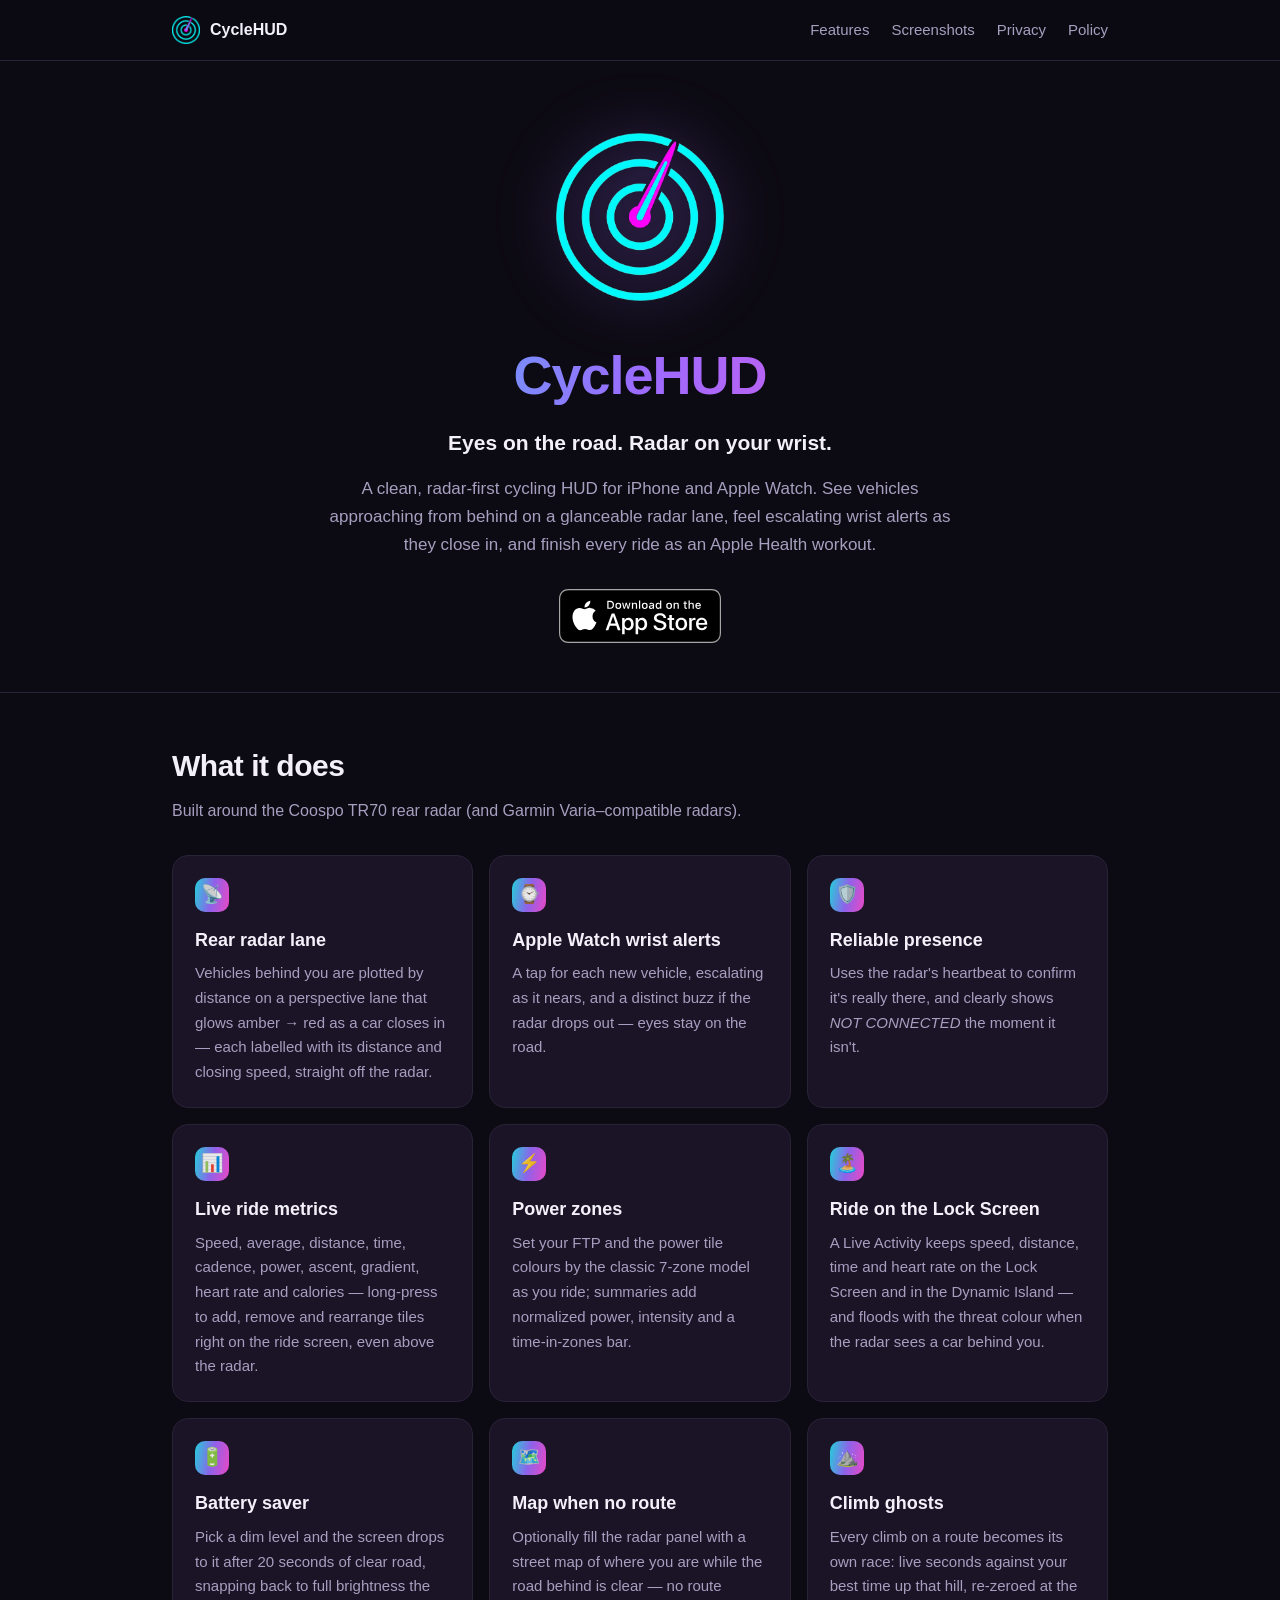
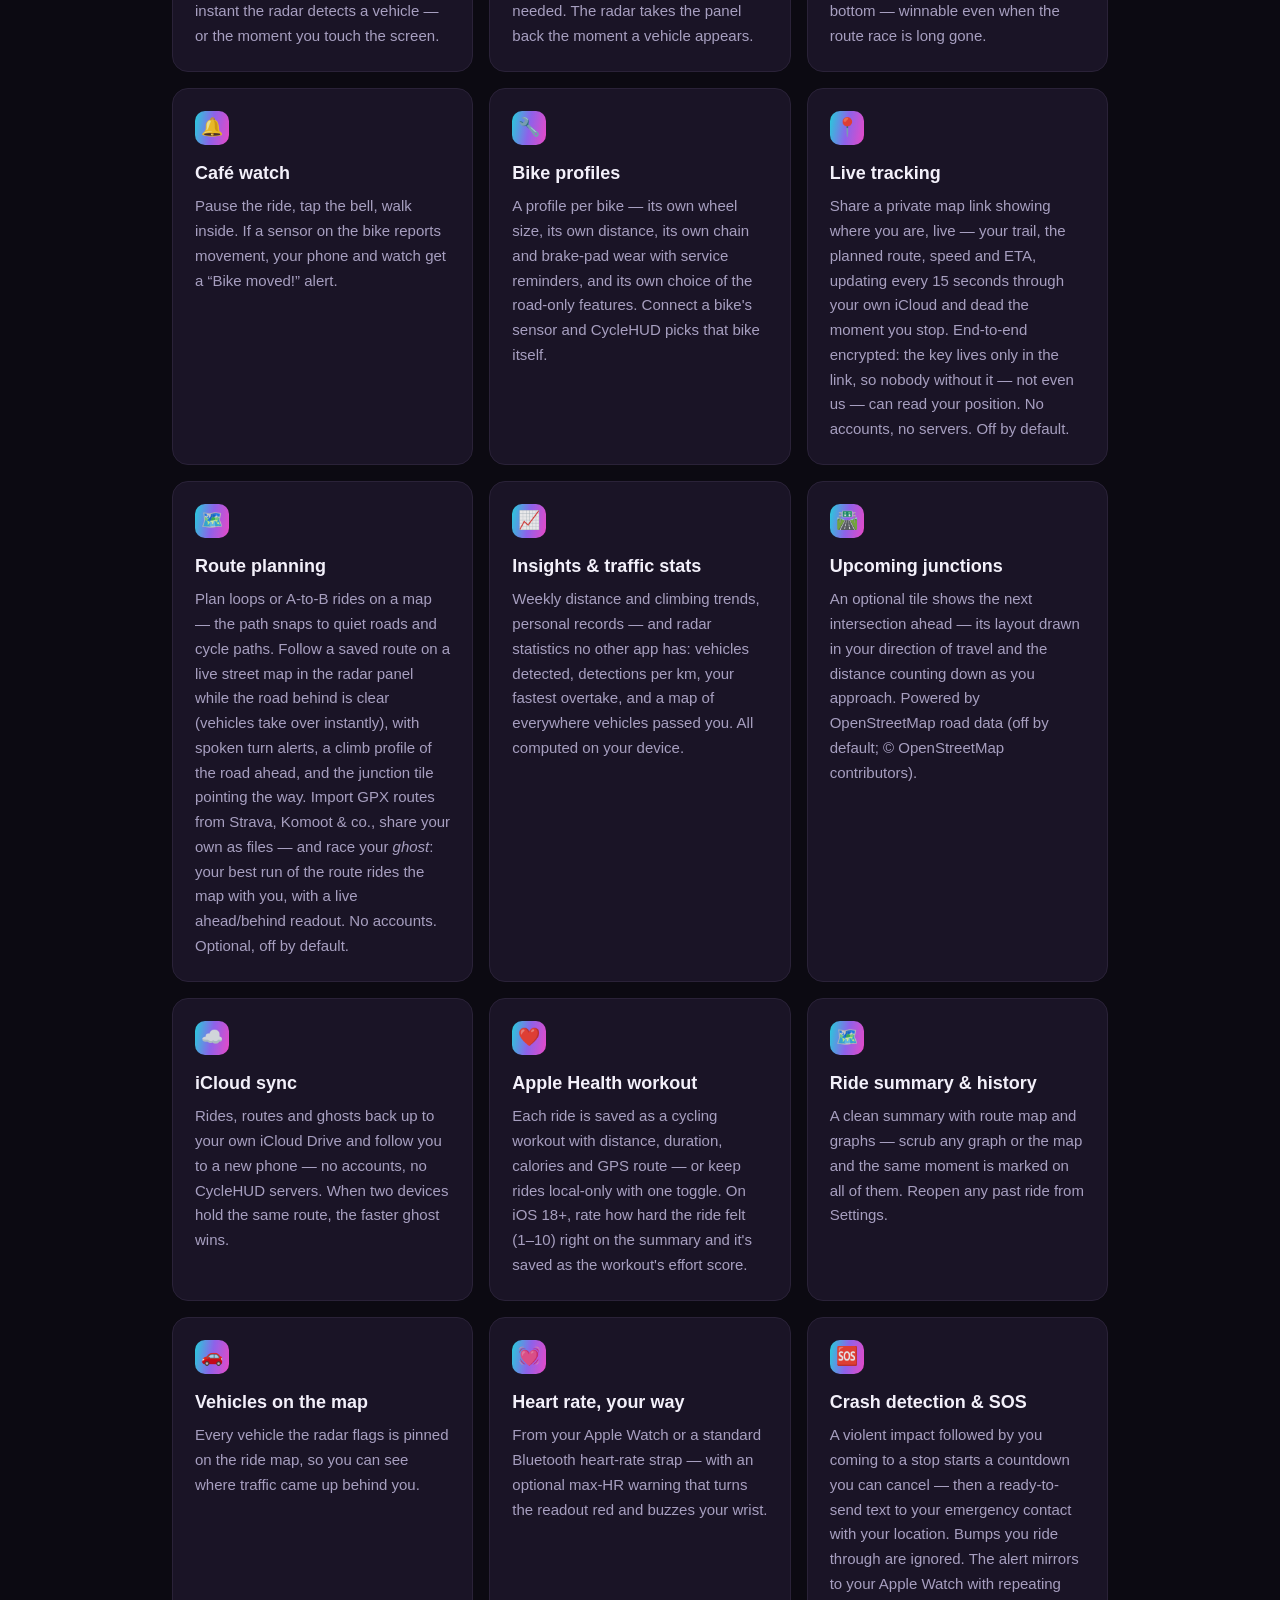
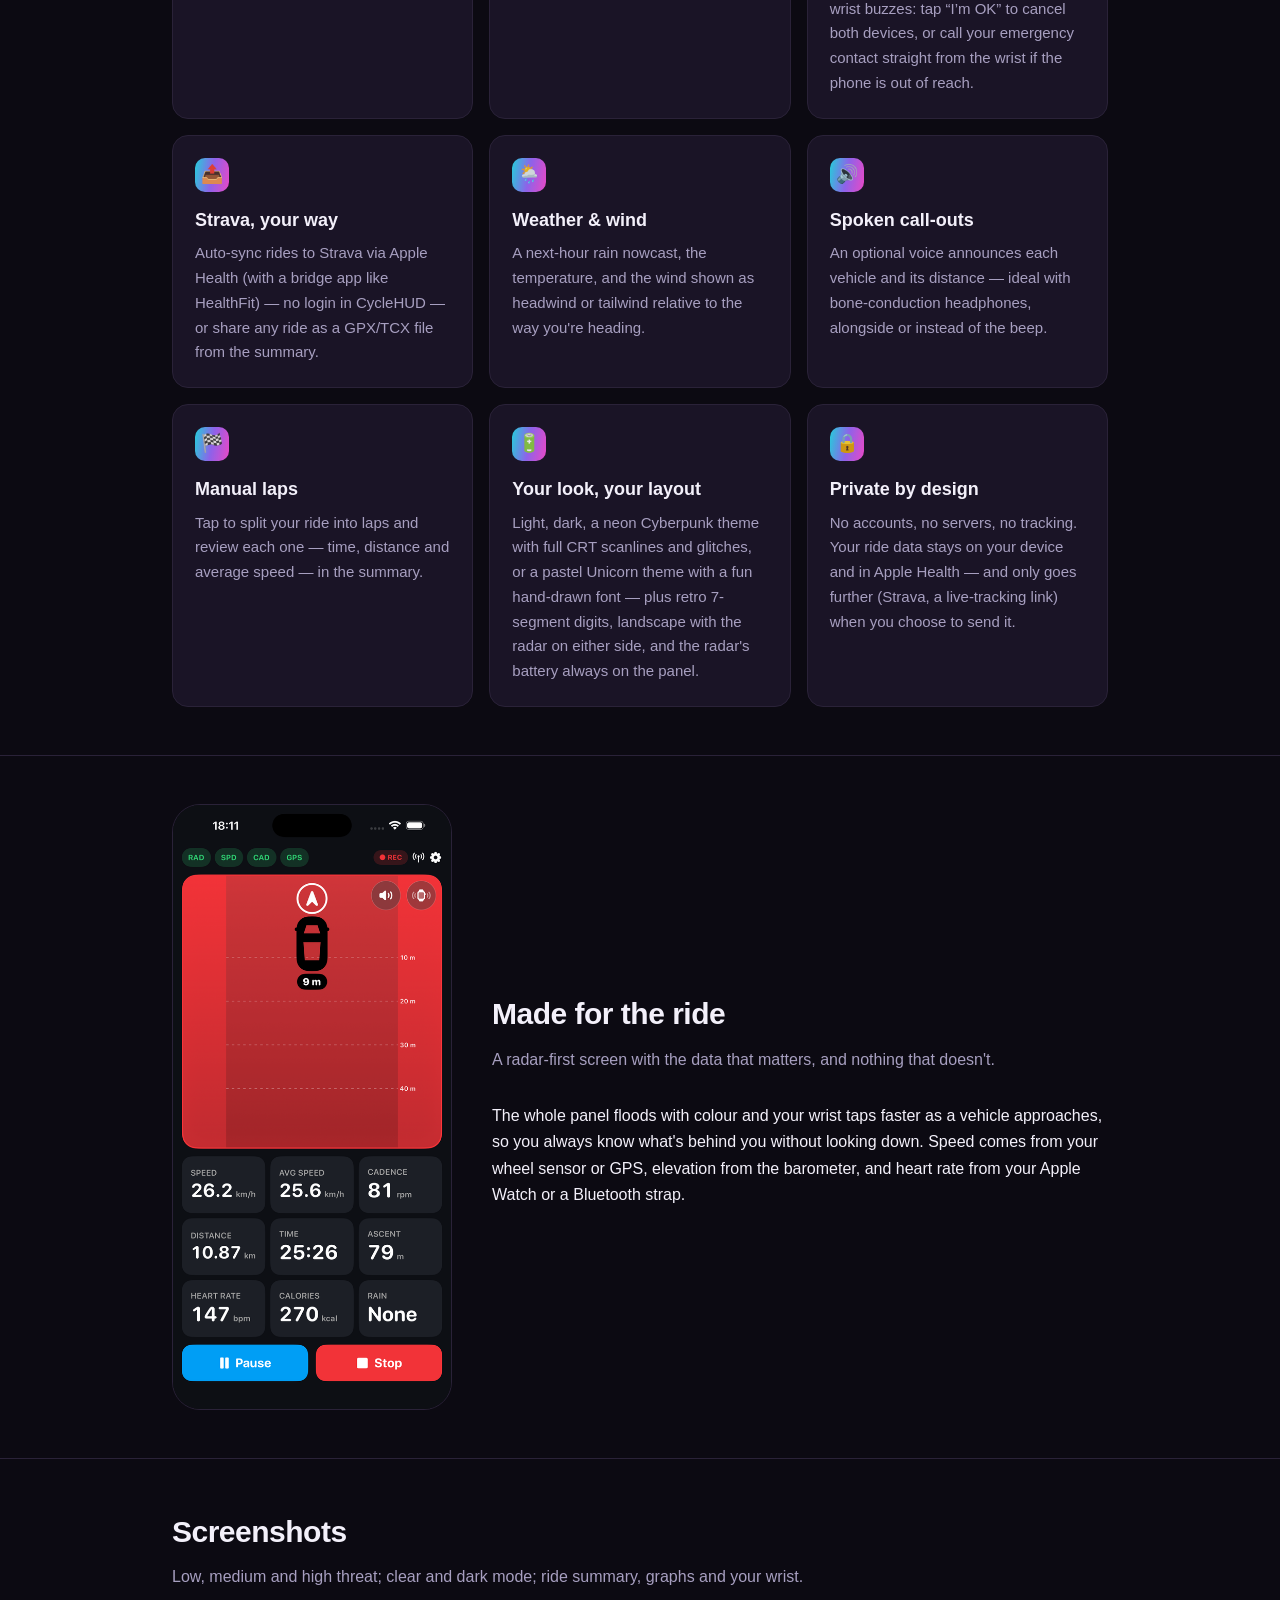
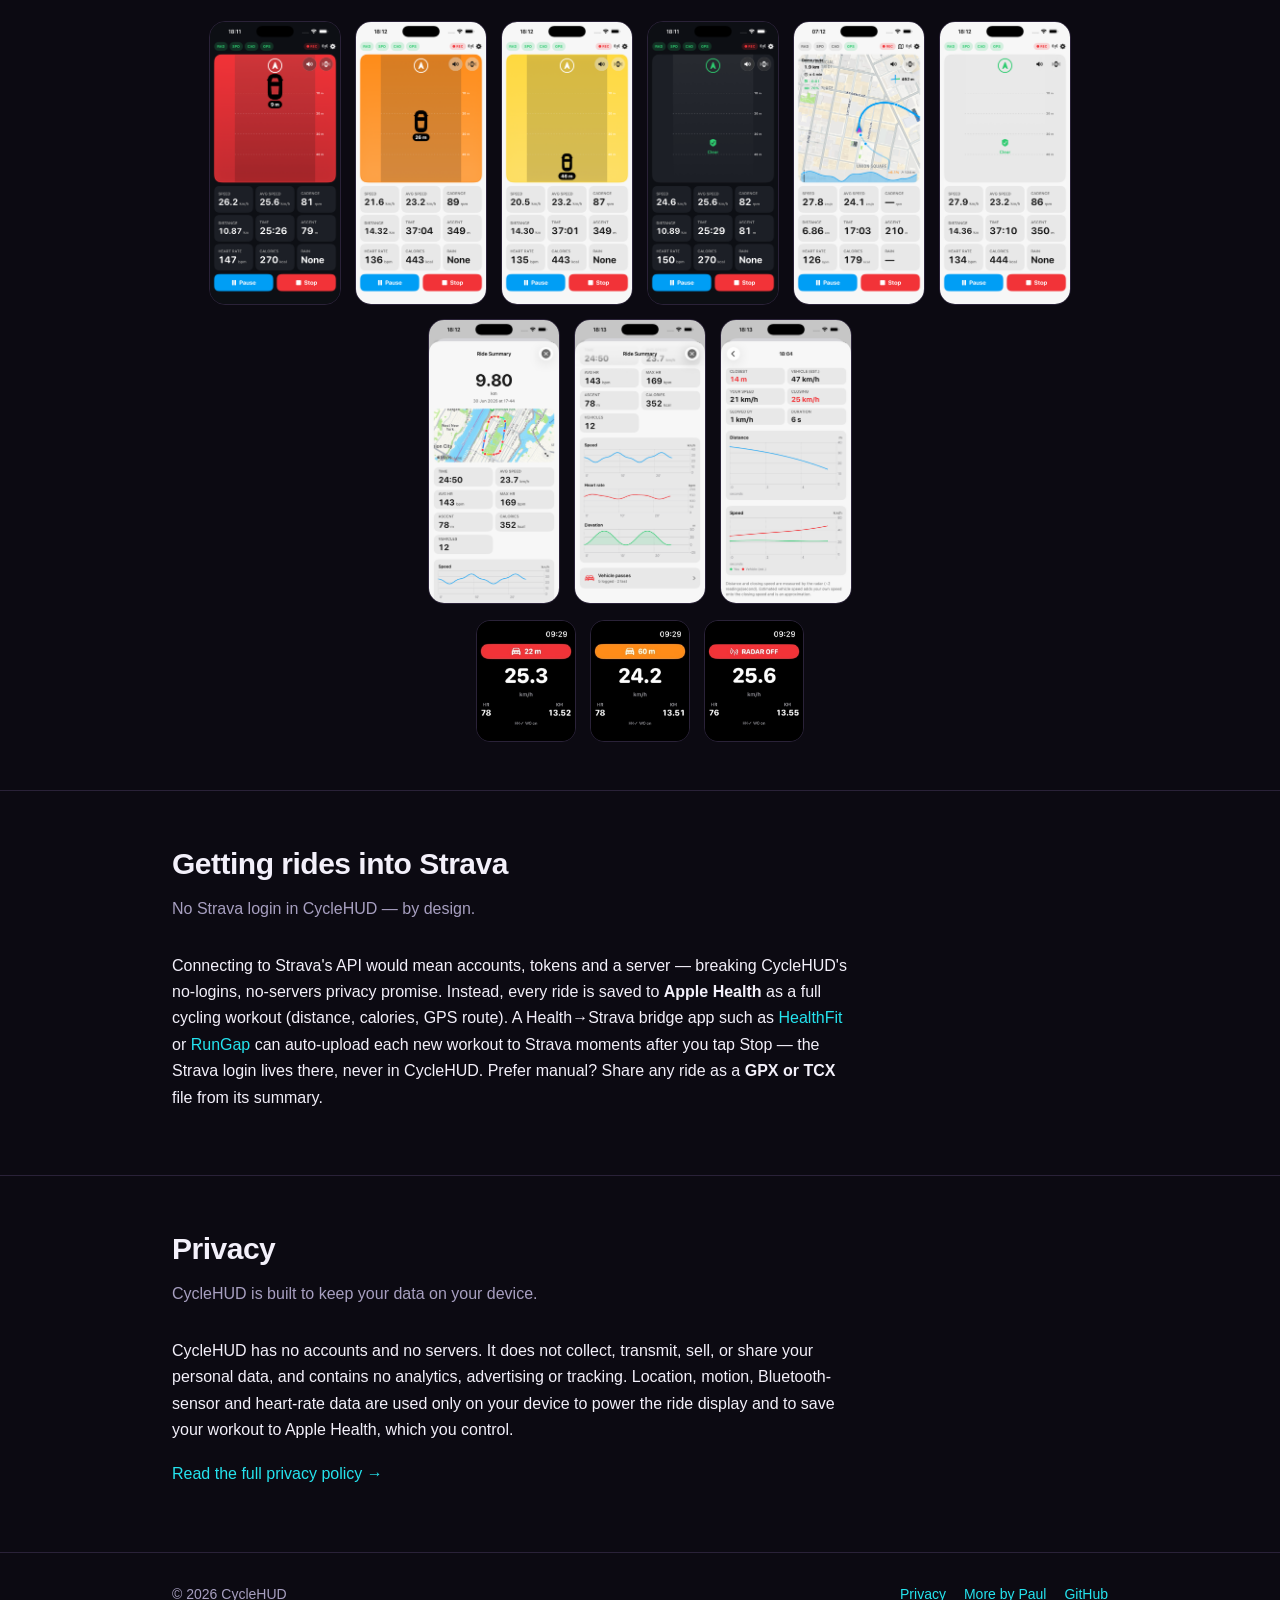
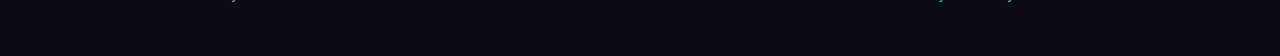
<file: docs/index.html>
<!DOCTYPE html>
<html lang="en">
<head>
  <meta charset="utf-8">
  <meta name="viewport" content="width=device-width, initial-scale=1">
  <title>CycleHUD — radar-first cycling HUD for iPhone &amp; Apple Watch</title>
  <meta name="description" content="CycleHUD is a clean, radar-first cycling HUD for iPhone and Apple Watch. See vehicles approaching from behind, feel wrist alerts, and save each ride to Apple Health.">
  <meta name="apple-itunes-app" content="app-id=6784582667">
  <link rel="icon" href="logo.png">
  <link rel="stylesheet" href="style.css">
  <meta property="og:title" content="CycleHUD">
  <meta property="og:description" content="A clean, radar-first cycling HUD for iPhone & Apple Watch.">
  <meta property="og:image" content="logo.png">
</head>
<body>
  <header class="nav">
    <div class="wrap">
      <span class="brand"><img src="logo.png" alt="CycleHUD logo"> CycleHUD</span>
      <nav>
        <a href="#features">Features</a>
        <a href="#screens">Screenshots</a>
        <a href="#privacy">Privacy</a>
        <a href="privacy.html">Policy</a>
      </nav>
    </div>
  </header>

  <main>
    <section class="hero" style="border-top:none">
      <div class="wrap">
        <img class="logo" src="logo.png" alt="CycleHUD radar logo">
        <h1>CycleHUD</h1>
        <p class="tag">Eyes on the road. Radar on your wrist.</p>
        <p class="lead">
          A clean, radar-first cycling HUD for iPhone and Apple Watch. See vehicles
          approaching from behind on a glanceable radar lane, feel escalating wrist
          alerts as they close in, and finish every ride as an Apple Health workout.
        </p>
        <!-- Country-free link (no /us/) so each visitor lands on their own
             storefront; itscg/itsct are Apple's badge-attribution tokens. -->
        <a class="appstore" href="https://apps.apple.com/app/cyclehud/id6784582667?itscg=30200&amp;itsct=apps_box_badge">
          <img src="appstore.svg" alt="Download on the App Store" height="54">
        </a>
      </div>
    </section>

    <section id="features">
      <div class="wrap">
        <h2>What it does</h2>
        <p class="sub">Built around the Coospo TR70 rear radar (and Garmin Varia–compatible radars).</p>
        <div class="grid">
          <div class="card">
            <div class="dot">📡</div>
            <h3>Rear radar lane</h3>
            <p>Vehicles behind you are plotted by distance on a perspective lane that glows amber → red as a car closes in — each labelled with its distance and closing speed, straight off the radar.</p>
          </div>
          <div class="card">
            <div class="dot">⌚️</div>
            <h3>Apple Watch wrist alerts</h3>
            <p>A tap for each new vehicle, escalating as it nears, and a distinct buzz if the radar drops out — eyes stay on the road.</p>
          </div>
          <div class="card">
            <div class="dot">🛡️</div>
            <h3>Reliable presence</h3>
            <p>Uses the radar's heartbeat to confirm it's really there, and clearly shows <em>NOT CONNECTED</em> the moment it isn't.</p>
          </div>
          <div class="card">
            <div class="dot">📊</div>
            <h3>Live ride metrics</h3>
            <p>Speed, average, distance, time, cadence, power, ascent, gradient, heart rate and calories — long-press to add, remove and rearrange tiles right on the ride screen, even above the radar.</p>
          </div>
          <div class="card">
            <div class="dot">⚡️</div>
            <h3>Power zones</h3>
            <p>Set your FTP and the power tile colours by the classic 7-zone model as you ride; summaries add normalized power, intensity and a time-in-zones bar.</p>
          </div>
          <div class="card">
            <div class="dot">🏝️</div>
            <h3>Ride on the Lock Screen</h3>
            <p>A Live Activity keeps speed, distance, time and heart rate on the Lock Screen and in the Dynamic Island — and floods with the threat colour when the radar sees a car behind you.</p>
          </div>
          <div class="card">
            <div class="dot">🔋</div>
            <h3>Battery saver</h3>
            <p>Pick a dim level and the screen drops to it after 20 seconds of clear road, snapping back to full brightness the instant the radar detects a vehicle — or the moment you touch the screen.</p>
          </div>
          <div class="card">
            <div class="dot">🗺️</div>
            <h3>Map when no route</h3>
            <p>Optionally fill the radar panel with a street map of where you are while the road behind is clear — no route needed. The radar takes the panel back the moment a vehicle appears.</p>
          </div>
          <div class="card">
            <div class="dot">⛰️</div>
            <h3>Climb ghosts</h3>
            <p>Every climb on a route becomes its own race: live seconds against your best time up that hill, re-zeroed at the bottom — winnable even when the route race is long gone.</p>
          </div>
          <div class="card">
            <div class="dot">🔔</div>
            <h3>Café watch</h3>
            <p>Pause the ride, tap the bell, walk inside. If a sensor on the bike reports movement, your phone and watch get a “Bike moved!” alert.</p>
          </div>
          <div class="card">
            <div class="dot">🔧</div>
            <h3>Bike profiles</h3>
            <p>A profile per bike — its own wheel size, its own distance, its own chain and brake-pad wear with service reminders, and its own choice of the road-only features. Connect a bike's sensor and CycleHUD picks that bike itself.</p>
          </div>
          <div class="card">
            <div class="dot">📍</div>
            <h3>Live tracking</h3>
            <p>Share a private map link showing where you are, live — your trail, the planned route, speed and ETA, updating every 15 seconds through your own iCloud and dead the moment you stop. End-to-end encrypted: the key lives only in the link, so nobody without it — not even us — can read your position. No accounts, no servers. Off by default.</p>
          </div>
          <div class="card">
            <div class="dot">🗺️</div>
            <h3>Route planning</h3>
            <p>Plan loops or A-to-B rides on a map — the path snaps to quiet roads and cycle paths. Follow a saved route on a live street map in the radar panel while the road behind is clear (vehicles take over instantly), with spoken turn alerts, a climb profile of the road ahead, and the junction tile pointing the way. Import GPX routes from Strava, Komoot &amp; co., share your own as files — and race your <em>ghost</em>: your best run of the route rides the map with you, with a live ahead/behind readout. No accounts. Optional, off by default.</p>
          </div>
          <div class="card">
            <div class="dot">📈</div>
            <h3>Insights &amp; traffic stats</h3>
            <p>Weekly distance and climbing trends, personal records — and radar statistics no other app has: vehicles detected, detections per km, your fastest overtake, and a map of everywhere vehicles passed you. All computed on your device.</p>
          </div>
          <div class="card">
            <div class="dot">🛣️</div>
            <h3>Upcoming junctions</h3>
            <p>An optional tile shows the next intersection ahead — its layout drawn in your direction of travel and the distance counting down as you approach. Powered by OpenStreetMap road data (off by default; © OpenStreetMap contributors).</p>
          </div>
          <div class="card">
            <div class="dot">☁️</div>
            <h3>iCloud sync</h3>
            <p>Rides, routes and ghosts back up to your own iCloud Drive and follow you to a new phone — no accounts, no CycleHUD servers. When two devices hold the same route, the faster ghost wins.</p>
          </div>
          <div class="card">
            <div class="dot">❤️</div>
            <h3>Apple Health workout</h3>
            <p>Each ride is saved as a cycling workout with distance, duration, calories and GPS route — or keep rides local-only with one toggle. On iOS 18+, rate how hard the ride felt (1–10) right on the summary and it's saved as the workout's effort score.</p>
          </div>
          <div class="card">
            <div class="dot">🗺️</div>
            <h3>Ride summary &amp; history</h3>
            <p>A clean summary with route map and graphs — scrub any graph or the map and the same moment is marked on all of them. Reopen any past ride from Settings.</p>
          </div>
          <div class="card">
            <div class="dot">🚗</div>
            <h3>Vehicles on the map</h3>
            <p>Every vehicle the radar flags is pinned on the ride map, so you can see where traffic came up behind you.</p>
          </div>
          <div class="card">
            <div class="dot">💓</div>
            <h3>Heart rate, your way</h3>
            <p>From your Apple Watch or a standard Bluetooth heart-rate strap — with an optional max-HR warning that turns the readout red and buzzes your wrist.</p>
          </div>
          <div class="card">
            <div class="dot">🆘</div>
            <h3>Crash detection &amp; SOS</h3>
            <p>A violent impact followed by you coming to a stop starts a countdown you can cancel — then a ready-to-send text to your emergency contact with your location. Bumps you ride through are ignored. The alert mirrors to your Apple Watch with repeating wrist buzzes: tap “I’m OK” to cancel both devices, or call your emergency contact straight from the wrist if the phone is out of reach.</p>
          </div>
          <div class="card">
            <div class="dot">📤</div>
            <h3>Strava, your way</h3>
            <p>Auto-sync rides to Strava via Apple Health (with a bridge app like HealthFit) — no login in CycleHUD — or share any ride as a GPX/TCX file from the summary.</p>
          </div>
          <div class="card">
            <div class="dot">🌦️</div>
            <h3>Weather &amp; wind</h3>
            <p>A next-hour rain nowcast, the temperature, and the wind shown as headwind or tailwind relative to the way you're heading.</p>
          </div>
          <div class="card">
            <div class="dot">🔊</div>
            <h3>Spoken call-outs</h3>
            <p>An optional voice announces each vehicle and its distance — ideal with bone-conduction headphones, alongside or instead of the beep.</p>
          </div>
          <div class="card">
            <div class="dot">🏁</div>
            <h3>Manual laps</h3>
            <p>Tap to split your ride into laps and review each one — time, distance and average speed — in the summary.</p>
          </div>
          <div class="card">
            <div class="dot">🔋</div>
            <h3>Your look, your layout</h3>
            <p>Light, dark, a neon Cyberpunk theme with full CRT scanlines and glitches, or a pastel Unicorn theme with a fun hand-drawn font — plus retro 7-segment digits, landscape with the radar on either side, and the radar's battery always on the panel.</p>
          </div>
          <div class="card">
            <div class="dot">🔒</div>
            <h3>Private by design</h3>
            <p>No accounts, no servers, no tracking. Your ride data stays on your device and in Apple Health — and only goes further (Strava, a live-tracking link) when you choose to send it.</p>
          </div>
        </div>
      </div>
    </section>

    <section>
      <div class="wrap showcase">
        <img src="shots/alert-red.png" alt="CycleHUD main riding screen with the radar panel flooded red as a vehicle closes in">
        <div class="copy">
          <h2>Made for the ride</h2>
          <p class="sub">A radar-first screen with the data that matters, and nothing that doesn't.</p>
          <p>The whole panel floods with colour and your wrist taps faster as a vehicle
            approaches, so you always know what's behind you without looking down.
            Speed comes from your wheel sensor or GPS, elevation from the barometer,
            and heart rate from your Apple Watch or a Bluetooth strap.</p>
        </div>
      </div>
    </section>

    <section id="screens">
      <div class="wrap">
        <h2>Screenshots</h2>
        <p class="sub">Low, medium and high threat; clear and dark mode; ride summary, graphs and your wrist.</p>
        <div class="shots">
          <img src="shots/alert-red.png" alt="Vehicle closing in — radar flooded red">
          <img src="shots/alert-orange.png" alt="Vehicle approaching — amber">
          <img src="shots/radar-far.png" alt="Vehicle detected far back">
          <img src="shots/clear.png" alt="Road clear">
          <img src="shots/route.png" alt="Following a route — live street map with the ghost rider, junction badge and climb profile">
          <img src="shots/dark.png" alt="Dark mode">
          <img src="shots/summary.png" alt="Ride summary with route map">
          <img src="shots/graphs.png" alt="Speed, heart-rate and elevation graphs">
          <img src="shots/pass.png" alt="Vehicle pass detail">
        </div>
        <div class="shots watch">
          <img src="shots/watch-car.png" alt="Apple Watch — vehicle behind">
          <img src="shots/watch-medium.png" alt="Apple Watch — vehicle approaching">
          <img src="shots/watch-radaroff.png" alt="Apple Watch — radar-off warning">
        </div>
      </div>
    </section>

    <section id="strava">
      <div class="wrap">
        <h2>Getting rides into Strava</h2>
        <p class="sub">No Strava login in CycleHUD — by design.</p>
        <p class="policy" style="max-width:680px">
          Connecting to Strava's API would mean accounts, tokens and a server —
          breaking CycleHUD's no-logins, no-servers privacy promise. Instead, every
          ride is saved to <strong>Apple Health</strong> as a full cycling workout
          (distance, calories, GPS route). A Health→Strava bridge app such as
          <a href="https://apps.apple.com/app/healthfit/id1202650514">HealthFit</a>
          or <a href="https://apps.apple.com/app/rungap/id646549884">RunGap</a> can
          auto-upload each new workout to Strava moments after you tap Stop — the
          Strava login lives there, never in CycleHUD. Prefer manual? Share any ride
          as a <strong>GPX or TCX</strong> file from its summary.
        </p>
      </div>
    </section>

    <section id="privacy">
      <div class="wrap">
        <h2>Privacy</h2>
        <p class="sub">CycleHUD is built to keep your data on your device.</p>
        <p class="policy" style="max-width:680px">
          CycleHUD has no accounts and no servers. It does not collect, transmit, sell,
          or share your personal data, and contains no analytics, advertising or tracking.
          Location, motion, Bluetooth-sensor and heart-rate data are used only on your
          device to power the ride display and to save your workout to Apple Health, which
          you control.
        </p>
        <p style="margin-top:18px"><a href="privacy.html">Read the full privacy policy →</a></p>
      </div>
    </section>
  </main>

  <footer>
    <div class="wrap">
      <span>© <span id="yr"></span> CycleHUD</span>
      <nav>
        <a href="privacy.html">Privacy</a>
        <a href="https://aboutme.robbo-online.uk">More by Paul</a>
        <a href="https://github.com/paulrobinson010/CycleHUD">GitHub</a>
      </nav>
    </div>
  </footer>

  <div class="lightbox" id="lightbox"><img alt="Screenshot"></div>

  <script>
    document.getElementById('yr').textContent = new Date().getFullYear();
    (function () {
      var lb = document.getElementById('lightbox');
      var lbImg = lb.querySelector('img');
      document.querySelectorAll('.shots img').forEach(function (img) {
        img.addEventListener('click', function () {
          lbImg.src = img.src;
          lbImg.alt = img.alt;
          lb.classList.add('open');
        });
      });
      function close() { lb.classList.remove('open'); }
      lb.addEventListener('click', close);
      document.addEventListener('keydown', function (e) { if (e.key === 'Escape') close(); });
    })();
  </script>
</body>
</html>
</file>
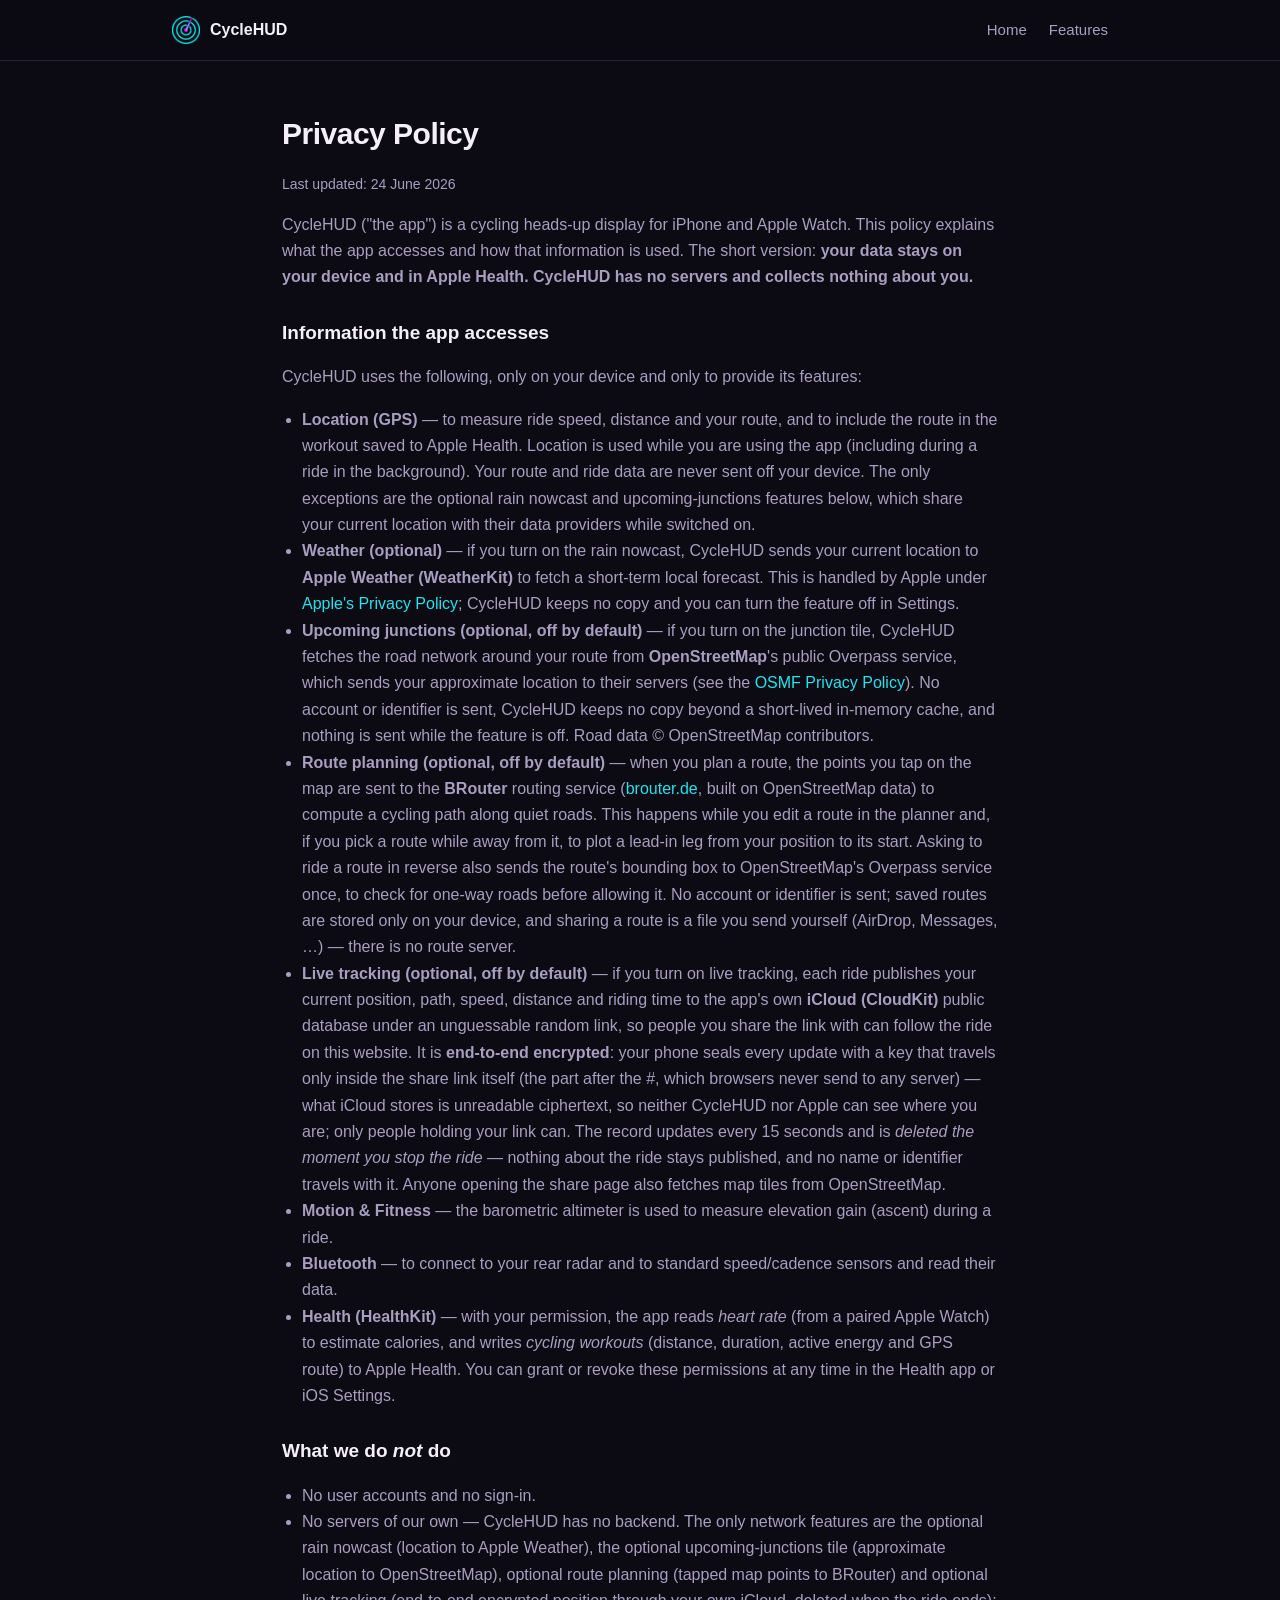
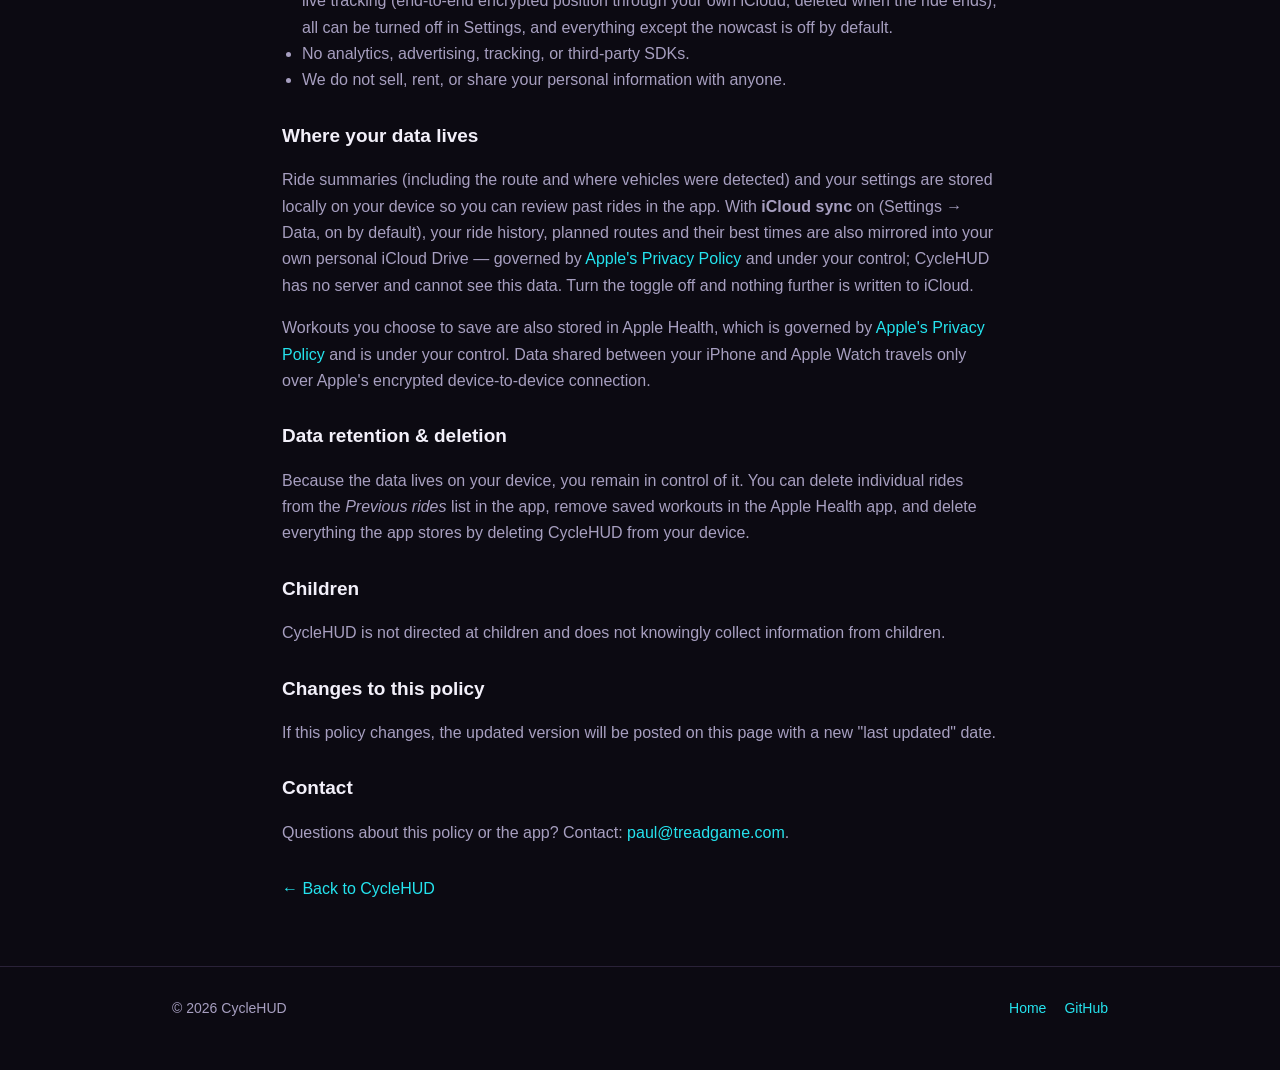
<file: docs/privacy.html>
<!DOCTYPE html>
<html lang="en">
<head>
  <meta charset="utf-8">
  <meta name="viewport" content="width=device-width, initial-scale=1">
  <title>CycleHUD — Privacy Policy</title>
  <meta name="description" content="CycleHUD privacy policy. CycleHUD keeps your ride data on your device — no accounts, no tracking, no backend of its own.">
  <link rel="icon" href="logo.png">
  <link rel="stylesheet" href="style.css">
</head>
<body>
  <header class="nav">
    <div class="wrap">
      <a class="brand" href="index.html" style="color:var(--text)"><img src="logo.png" alt="CycleHUD logo"> CycleHUD</a>
      <nav>
        <a href="index.html">Home</a>
        <a href="index.html#features">Features</a>
      </nav>
    </div>
  </header>

  <main>
    <section style="border-top:none">
      <div class="wrap policy" style="max-width:760px">
        <h2>Privacy Policy</h2>
        <p class="updated">Last updated: 24 June 2026</p>

        <p>CycleHUD ("the app") is a cycling heads-up display for iPhone and Apple Watch.
          This policy explains what the app accesses and how that information is used.
          The short version: <strong>your data stays on your device and in Apple Health.
          CycleHUD has no servers and collects nothing about you.</strong></p>

        <h3>Information the app accesses</h3>
        <p>CycleHUD uses the following, only on your device and only to provide its features:</p>
        <ul>
          <li><strong>Location (GPS)</strong> — to measure ride speed, distance and your
            route, and to include the route in the workout saved to Apple Health. Location
            is used while you are using the app (including during a ride in the background).
            Your route and ride data are never sent off your device. The only exceptions are
            the optional rain nowcast and upcoming-junctions features below, which share your
            current location with their data providers while switched on.</li>
          <li><strong>Weather (optional)</strong> — if you turn on the rain nowcast, CycleHUD
            sends your current location to <strong>Apple Weather (WeatherKit)</strong> to fetch
            a short-term local forecast. This is handled by Apple under
            <a href="https://www.apple.com/legal/privacy/">Apple's Privacy Policy</a>; CycleHUD
            keeps no copy and you can turn the feature off in Settings.</li>
          <li><strong>Upcoming junctions (optional, off by default)</strong> — if you turn on
            the junction tile, CycleHUD fetches the road network around your route from
            <strong>OpenStreetMap</strong>'s public Overpass service, which sends your
            approximate location to their servers (see the
            <a href="https://osmfoundation.org/wiki/Privacy_Policy">OSMF Privacy Policy</a>).
            No account or identifier is sent, CycleHUD keeps no copy beyond a short-lived
            in-memory cache, and nothing is sent while the feature is off. Road data
            © OpenStreetMap contributors.</li>
          <li><strong>Route planning (optional, off by default)</strong> — when you plan a
            route, the points you tap on the map are sent to the
            <strong>BRouter</strong> routing service (<a href="https://brouter.de">brouter.de</a>,
            built on OpenStreetMap data) to compute a cycling path along quiet roads. This
            happens while you edit a route in the planner and, if you pick a route while away
            from it, to plot a lead-in leg from your position to its start. Asking to ride a
            route in reverse also sends the route's bounding box to OpenStreetMap's Overpass
            service once, to check for one-way roads before allowing it. No
            account or identifier is sent; saved routes are stored only on your device, and
            sharing a route is a file you send yourself (AirDrop, Messages, …) — there is no
            route server.</li>
          <li><strong>Live tracking (optional, off by default)</strong> — if you turn on
            live tracking, each ride publishes your current position, path, speed, distance
            and riding time to the app's own <strong>iCloud (CloudKit)</strong> public
            database under an unguessable random link, so people you share the link with
            can follow the ride on this website. It is <strong>end-to-end encrypted</strong>:
            your phone seals every update with a key that travels only inside the share
            link itself (the part after the #, which browsers never send to any server) —
            what iCloud stores is unreadable ciphertext, so neither CycleHUD nor Apple can
            see where you are; only people holding your link can. The record updates every
            15 seconds and is <em>deleted the moment you stop the ride</em> — nothing about
            the ride stays published, and no name or identifier travels with it. Anyone
            opening the share page also fetches map tiles from OpenStreetMap.</li>
          <li><strong>Motion &amp; Fitness</strong> — the barometric altimeter is used to
            measure elevation gain (ascent) during a ride.</li>
          <li><strong>Bluetooth</strong> — to connect to your rear radar and to standard
            speed/cadence sensors and read their data.</li>
          <li><strong>Health (HealthKit)</strong> — with your permission, the app reads
            <em>heart rate</em> (from a paired Apple Watch) to estimate calories, and
            writes <em>cycling workouts</em> (distance, duration, active energy and GPS
            route) to Apple Health. You can grant or revoke these permissions at any time
            in the Health app or iOS Settings.</li>
        </ul>

        <h3>What we do <em>not</em> do</h3>
        <ul>
          <li>No user accounts and no sign-in.</li>
          <li>No servers of our own — CycleHUD has no backend. The only network features are the
            optional rain nowcast (location to Apple Weather), the optional upcoming-junctions
            tile (approximate location to OpenStreetMap), optional route planning (tapped
            map points to BRouter) and optional live tracking (end-to-end encrypted
            position through your own iCloud, deleted when the ride ends); all can be
            turned off in Settings, and everything except the nowcast is off by default.</li>
          <li>No analytics, advertising, tracking, or third-party SDKs.</li>
          <li>We do not sell, rent, or share your personal information with anyone.</li>
        </ul>

        <h3>Where your data lives</h3>
        <p>Ride summaries (including the route and where vehicles were detected) and your
          settings are stored locally on your device so you can review past rides in the app.
          With <strong>iCloud sync</strong> on (Settings → Data, on by default), your ride
          history, planned routes and their best times are also mirrored into your own
          personal iCloud Drive — governed by
          <a href="https://www.apple.com/legal/privacy/">Apple's Privacy Policy</a> and
          under your control; CycleHUD has no server and cannot see this data. Turn the
          toggle off and nothing further is written to iCloud.</p>
        <p>
          Workouts you choose to save are also stored in Apple Health, which is governed by
          <a href="https://www.apple.com/legal/privacy/">Apple's Privacy Policy</a> and is
          under your control. Data shared between your iPhone and Apple Watch travels only
          over Apple's encrypted device-to-device connection.</p>

        <h3>Data retention &amp; deletion</h3>
        <p>Because the data lives on your device, you remain in control of it. You can delete
          individual rides from the <em>Previous rides</em> list in the app, remove saved
          workouts in the Apple Health app, and delete everything the app stores by deleting
          CycleHUD from your device.</p>

        <h3>Children</h3>
        <p>CycleHUD is not directed at children and does not knowingly collect information
          from children.</p>

        <h3>Changes to this policy</h3>
        <p>If this policy changes, the updated version will be posted on this page with a new
          "last updated" date.</p>

        <h3>Contact</h3>
        <p>Questions about this policy or the app? Contact:
          <a href="mailto:paul@treadgame.com">paul@treadgame.com</a>.</p>

        <p style="margin-top:30px"><a href="index.html">← Back to CycleHUD</a></p>
      </div>
    </section>
  </main>

  <footer>
    <div class="wrap">
      <span>© <span id="yr"></span> CycleHUD</span>
      <nav>
        <a href="index.html">Home</a>
        <a href="https://github.com/paulrobinson010/CycleHUD">GitHub</a>
      </nav>
    </div>
  </footer>
  <script>document.getElementById('yr').textContent = new Date().getFullYear();</script>
</body>
</html>
</file>
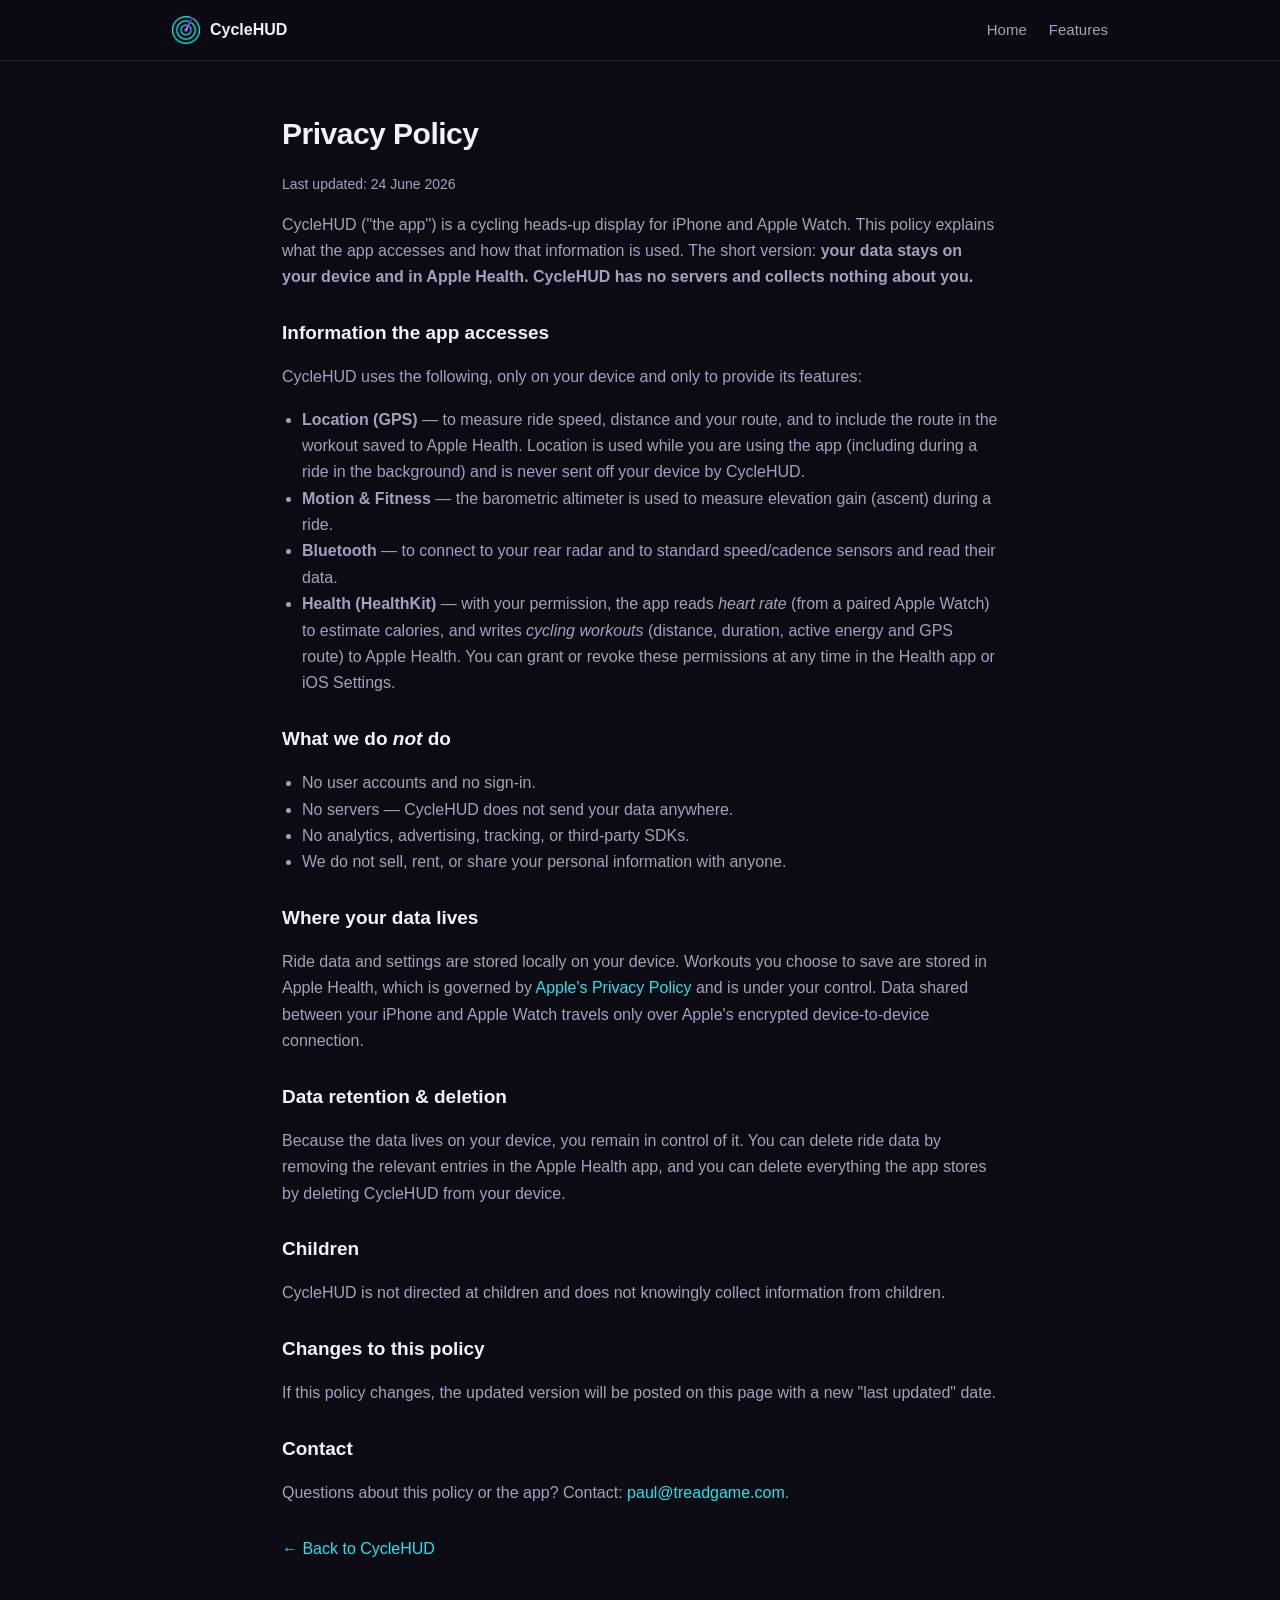
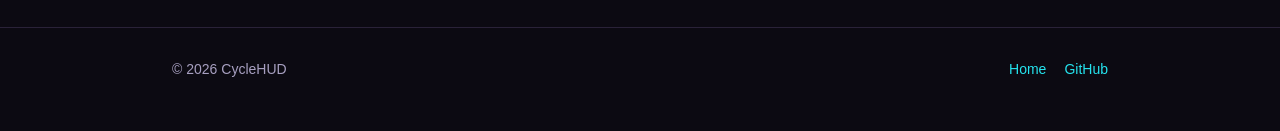
<file: site/privacy.html>
<!DOCTYPE html>
<html lang="en">
<head>
  <meta charset="utf-8">
  <meta name="viewport" content="width=device-width, initial-scale=1">
  <title>CycleHUD — Privacy Policy</title>
  <meta name="description" content="CycleHUD privacy policy. CycleHUD keeps your ride data on your device — no accounts, no servers, no tracking.">
  <link rel="icon" href="logo.png">
  <link rel="stylesheet" href="style.css">
</head>
<body>
  <header class="nav">
    <div class="wrap">
      <a class="brand" href="index.html" style="color:var(--text)"><img src="logo.png" alt="CycleHUD logo"> CycleHUD</a>
      <nav>
        <a href="index.html">Home</a>
        <a href="index.html#features">Features</a>
      </nav>
    </div>
  </header>

  <main>
    <section style="border-top:none">
      <div class="wrap policy" style="max-width:760px">
        <h2>Privacy Policy</h2>
        <p class="updated">Last updated: 24 June 2026</p>

        <p>CycleHUD ("the app") is a cycling heads-up display for iPhone and Apple Watch.
          This policy explains what the app accesses and how that information is used.
          The short version: <strong>your data stays on your device and in Apple Health.
          CycleHUD has no servers and collects nothing about you.</strong></p>

        <h3>Information the app accesses</h3>
        <p>CycleHUD uses the following, only on your device and only to provide its features:</p>
        <ul>
          <li><strong>Location (GPS)</strong> — to measure ride speed, distance and your
            route, and to include the route in the workout saved to Apple Health. Location
            is used while you are using the app (including during a ride in the background)
            and is never sent off your device by CycleHUD.</li>
          <li><strong>Motion &amp; Fitness</strong> — the barometric altimeter is used to
            measure elevation gain (ascent) during a ride.</li>
          <li><strong>Bluetooth</strong> — to connect to your rear radar and to standard
            speed/cadence sensors and read their data.</li>
          <li><strong>Health (HealthKit)</strong> — with your permission, the app reads
            <em>heart rate</em> (from a paired Apple Watch) to estimate calories, and
            writes <em>cycling workouts</em> (distance, duration, active energy and GPS
            route) to Apple Health. You can grant or revoke these permissions at any time
            in the Health app or iOS Settings.</li>
        </ul>

        <h3>What we do <em>not</em> do</h3>
        <ul>
          <li>No user accounts and no sign-in.</li>
          <li>No servers — CycleHUD does not send your data anywhere.</li>
          <li>No analytics, advertising, tracking, or third-party SDKs.</li>
          <li>We do not sell, rent, or share your personal information with anyone.</li>
        </ul>

        <h3>Where your data lives</h3>
        <p>Ride data and settings are stored locally on your device. Workouts you choose to
          save are stored in Apple Health, which is governed by
          <a href="https://www.apple.com/legal/privacy/">Apple's Privacy Policy</a> and is
          under your control. Data shared between your iPhone and Apple Watch travels only
          over Apple's encrypted device-to-device connection.</p>

        <h3>Data retention &amp; deletion</h3>
        <p>Because the data lives on your device, you remain in control of it. You can delete
          ride data by removing the relevant entries in the Apple Health app, and you can
          delete everything the app stores by deleting CycleHUD from your device.</p>

        <h3>Children</h3>
        <p>CycleHUD is not directed at children and does not knowingly collect information
          from children.</p>

        <h3>Changes to this policy</h3>
        <p>If this policy changes, the updated version will be posted on this page with a new
          "last updated" date.</p>

        <h3>Contact</h3>
        <p>Questions about this policy or the app? Contact:
          <a href="mailto:paul@treadgame.com">paul@treadgame.com</a>.</p>

        <p style="margin-top:30px"><a href="index.html">← Back to CycleHUD</a></p>
      </div>
    </section>
  </main>

  <footer>
    <div class="wrap">
      <span>© <span id="yr"></span> CycleHUD</span>
      <nav>
        <a href="index.html">Home</a>
        <a href="https://github.com/paulrobinson010/cyclehud">GitHub</a>
      </nav>
    </div>
  </footer>
  <script>document.getElementById('yr').textContent = new Date().getFullYear();</script>
</body>
</html>
</file>
<file: docs/style.css>
:root {
  --bg: #0c0a12;
  --bg-soft: #141020;
  --panel: #1a1426;
  --text: #f3f0fa;
  --muted: #a79fc0;
  --line: #2a2238;
  --cyan: #25e3ee;
  --pink: #ff4fd8;
  --purple: #9b6bff;
  --grad: linear-gradient(100deg, #25e3ee 0%, #9b6bff 50%, #ff4fd8 100%);
}

* { box-sizing: border-box; }

html { scroll-behavior: smooth; }

body {
  margin: 0;
  background: var(--bg);
  color: var(--text);
  font: 16px/1.65 -apple-system, BlinkMacSystemFont, "Segoe UI", Roboto, Helvetica, Arial, sans-serif;
  -webkit-font-smoothing: antialiased;
}

a { color: var(--cyan); text-decoration: none; }
a:hover { text-decoration: underline; }

.wrap { max-width: 980px; margin: 0 auto; padding: 0 22px; }

/* Nav */
header.nav {
  position: sticky; top: 0; z-index: 10;
  background: rgba(12,10,18,0.82);
  backdrop-filter: saturate(150%) blur(10px);
  border-bottom: 1px solid var(--line);
}
.nav .wrap { display: flex; align-items: center; gap: 14px; height: 60px; }
.nav .brand { display: flex; align-items: center; gap: 10px; font-weight: 700; }
.nav .brand img { width: 28px; height: 28px; }
.nav nav { margin-left: auto; display: flex; gap: 22px; font-size: 15px; }
.nav nav a { color: var(--muted); }
.nav nav a:hover { color: var(--text); text-decoration: none; }

/* Hero */
.hero { text-align: center; padding: 72px 0 40px; }
.hero img.logo {
  width: 168px; height: 168px;
  filter: drop-shadow(0 0 30px rgba(155,107,255,0.45));
}
.hero h1 {
  font-size: 54px; margin: 22px 0 6px; letter-spacing: -1px;
  background: var(--grad); -webkit-background-clip: text;
  background-clip: text; -webkit-text-fill-color: transparent;
}
.hero .tag { font-size: 21px; color: var(--text); margin: 0 0 14px; font-weight: 600; }
.hero p.lead { color: var(--muted); max-width: 640px; margin: 0 auto; font-size: 17px; }
.badge {
  display: inline-block; margin-top: 26px; padding: 10px 18px;
  border: 1px solid var(--line); border-radius: 999px;
  color: var(--muted); font-size: 14px; background: var(--bg-soft);
}
/* Official App Store badge: keep clear space ≥ ¼ badge height around it
   (Apple marketing guidelines) — the margins provide it. */
.hero .appstore { display: inline-block; margin-top: 30px; }
.hero .appstore img { height: 54px; width: auto; display: block; }
.hero .appstore:hover img { opacity: 0.85; }

/* Sections */
section { padding: 48px 0; border-top: 1px solid var(--line); }
section h2 { font-size: 30px; margin: 0 0 8px; letter-spacing: -0.5px; }
section .sub { color: var(--muted); margin: 0 0 30px; }

/* Features */
.grid { display: grid; grid-template-columns: repeat(auto-fit, minmax(250px, 1fr)); gap: 16px; }
.card {
  background: var(--panel); border: 1px solid var(--line);
  border-radius: 16px; padding: 22px;
}
.card h3 { margin: 0 0 6px; font-size: 18px; }
.card p { margin: 0; color: var(--muted); font-size: 15px; }
.card .dot {
  width: 34px; height: 34px; border-radius: 10px; margin-bottom: 14px;
  background: var(--grad); opacity: 0.9;
  display: flex; align-items: center; justify-content: center;
  font-size: 18px;
}

/* Showcase */
.showcase { display: flex; gap: 40px; align-items: center; flex-wrap: wrap; }
.showcase img { width: 280px; max-width: 70vw; border-radius: 28px; border: 1px solid var(--line); }
.showcase .copy { flex: 1; min-width: 260px; }

/* Privacy teaser + content */
.policy h3 { margin: 26px 0 6px; font-size: 19px; }
.policy p, .policy li { color: var(--muted); }
.policy ul { padding-left: 20px; }
.policy .updated { color: var(--muted); font-size: 14px; }
.note {
  background: var(--bg-soft); border: 1px solid var(--line);
  border-left: 3px solid var(--purple); border-radius: 10px;
  padding: 14px 18px; color: var(--muted); font-size: 15px;
}

/* Footer */
footer { border-top: 1px solid var(--line); padding: 30px 0 50px; color: var(--muted); font-size: 14px; }
footer .wrap { display: flex; gap: 16px; flex-wrap: wrap; align-items: center; }
footer nav { margin-left: auto; display: flex; gap: 18px; }

/* Screenshot gallery */
.shots { display: flex; flex-wrap: wrap; gap: 14px; justify-content: center; }
.shots img {
  width: 132px; border-radius: 16px; border: 1px solid var(--line);
  cursor: zoom-in; transition: transform .15s ease, border-color .15s ease;
}
.shots img:hover { transform: translateY(-3px); border-color: var(--purple); }
.shots.watch { margin-top: 16px; }
.shots.watch img { width: 100px; border-radius: 14px; }

/* Click-to-enlarge lightbox */
.lightbox {
  display: none; position: fixed; inset: 0; z-index: 100; cursor: zoom-out;
  background: rgba(6,4,12,0.92); align-items: center; justify-content: center; padding: 28px;
}
.lightbox.open { display: flex; }
.lightbox img {
  max-width: 92vw; max-height: 90vh; border-radius: 26px; border: 1px solid var(--line);
}

@media (max-width: 600px) {
  .hero h1 { font-size: 40px; }
  .nav nav { gap: 14px; }
  .shots img { width: 28vw; }
  .shots.watch img { width: 24vw; }
}
</file>
<file: site/style.css>
:root {
  --bg: #0c0a12;
  --bg-soft: #141020;
  --panel: #1a1426;
  --text: #f3f0fa;
  --muted: #a79fc0;
  --line: #2a2238;
  --cyan: #25e3ee;
  --pink: #ff4fd8;
  --purple: #9b6bff;
  --grad: linear-gradient(100deg, #25e3ee 0%, #9b6bff 50%, #ff4fd8 100%);
}

* { box-sizing: border-box; }

html { scroll-behavior: smooth; }

body {
  margin: 0;
  background: var(--bg);
  color: var(--text);
  font: 16px/1.65 -apple-system, BlinkMacSystemFont, "Segoe UI", Roboto, Helvetica, Arial, sans-serif;
  -webkit-font-smoothing: antialiased;
}

a { color: var(--cyan); text-decoration: none; }
a:hover { text-decoration: underline; }

.wrap { max-width: 980px; margin: 0 auto; padding: 0 22px; }

/* Nav */
header.nav {
  position: sticky; top: 0; z-index: 10;
  background: rgba(12,10,18,0.82);
  backdrop-filter: saturate(150%) blur(10px);
  border-bottom: 1px solid var(--line);
}
.nav .wrap { display: flex; align-items: center; gap: 14px; height: 60px; }
.nav .brand { display: flex; align-items: center; gap: 10px; font-weight: 700; }
.nav .brand img { width: 28px; height: 28px; }
.nav nav { margin-left: auto; display: flex; gap: 22px; font-size: 15px; }
.nav nav a { color: var(--muted); }
.nav nav a:hover { color: var(--text); text-decoration: none; }

/* Hero */
.hero { text-align: center; padding: 72px 0 40px; }
.hero img.logo {
  width: 168px; height: 168px;
  filter: drop-shadow(0 0 30px rgba(155,107,255,0.45));
}
.hero h1 {
  font-size: 54px; margin: 22px 0 6px; letter-spacing: -1px;
  background: var(--grad); -webkit-background-clip: text;
  background-clip: text; -webkit-text-fill-color: transparent;
}
.hero .tag { font-size: 21px; color: var(--text); margin: 0 0 14px; font-weight: 600; }
.hero p.lead { color: var(--muted); max-width: 640px; margin: 0 auto; font-size: 17px; }
.badge {
  display: inline-block; margin-top: 26px; padding: 10px 18px;
  border: 1px solid var(--line); border-radius: 999px;
  color: var(--muted); font-size: 14px; background: var(--bg-soft);
}

/* Sections */
section { padding: 48px 0; border-top: 1px solid var(--line); }
section h2 { font-size: 30px; margin: 0 0 8px; letter-spacing: -0.5px; }
section .sub { color: var(--muted); margin: 0 0 30px; }

/* Features */
.grid { display: grid; grid-template-columns: repeat(auto-fit, minmax(250px, 1fr)); gap: 16px; }
.card {
  background: var(--panel); border: 1px solid var(--line);
  border-radius: 16px; padding: 22px;
}
.card h3 { margin: 0 0 6px; font-size: 18px; }
.card p { margin: 0; color: var(--muted); font-size: 15px; }
.card .dot {
  width: 34px; height: 34px; border-radius: 10px; margin-bottom: 14px;
  background: var(--grad); opacity: 0.9;
  display: flex; align-items: center; justify-content: center;
  font-size: 18px;
}

/* Showcase */
.showcase { display: flex; gap: 40px; align-items: center; flex-wrap: wrap; }
.showcase img { width: 280px; max-width: 70vw; border-radius: 28px; border: 1px solid var(--line); }
.showcase .copy { flex: 1; min-width: 260px; }

/* Privacy teaser + content */
.policy h3 { margin: 26px 0 6px; font-size: 19px; }
.policy p, .policy li { color: var(--muted); }
.policy ul { padding-left: 20px; }
.policy .updated { color: var(--muted); font-size: 14px; }
.note {
  background: var(--bg-soft); border: 1px solid var(--line);
  border-left: 3px solid var(--purple); border-radius: 10px;
  padding: 14px 18px; color: var(--muted); font-size: 15px;
}

/* Footer */
footer { border-top: 1px solid var(--line); padding: 30px 0 50px; color: var(--muted); font-size: 14px; }
footer .wrap { display: flex; gap: 16px; flex-wrap: wrap; align-items: center; }
footer nav { margin-left: auto; display: flex; gap: 18px; }

@media (max-width: 600px) {
  .hero h1 { font-size: 40px; }
  .nav nav { gap: 14px; }
}
</file>
